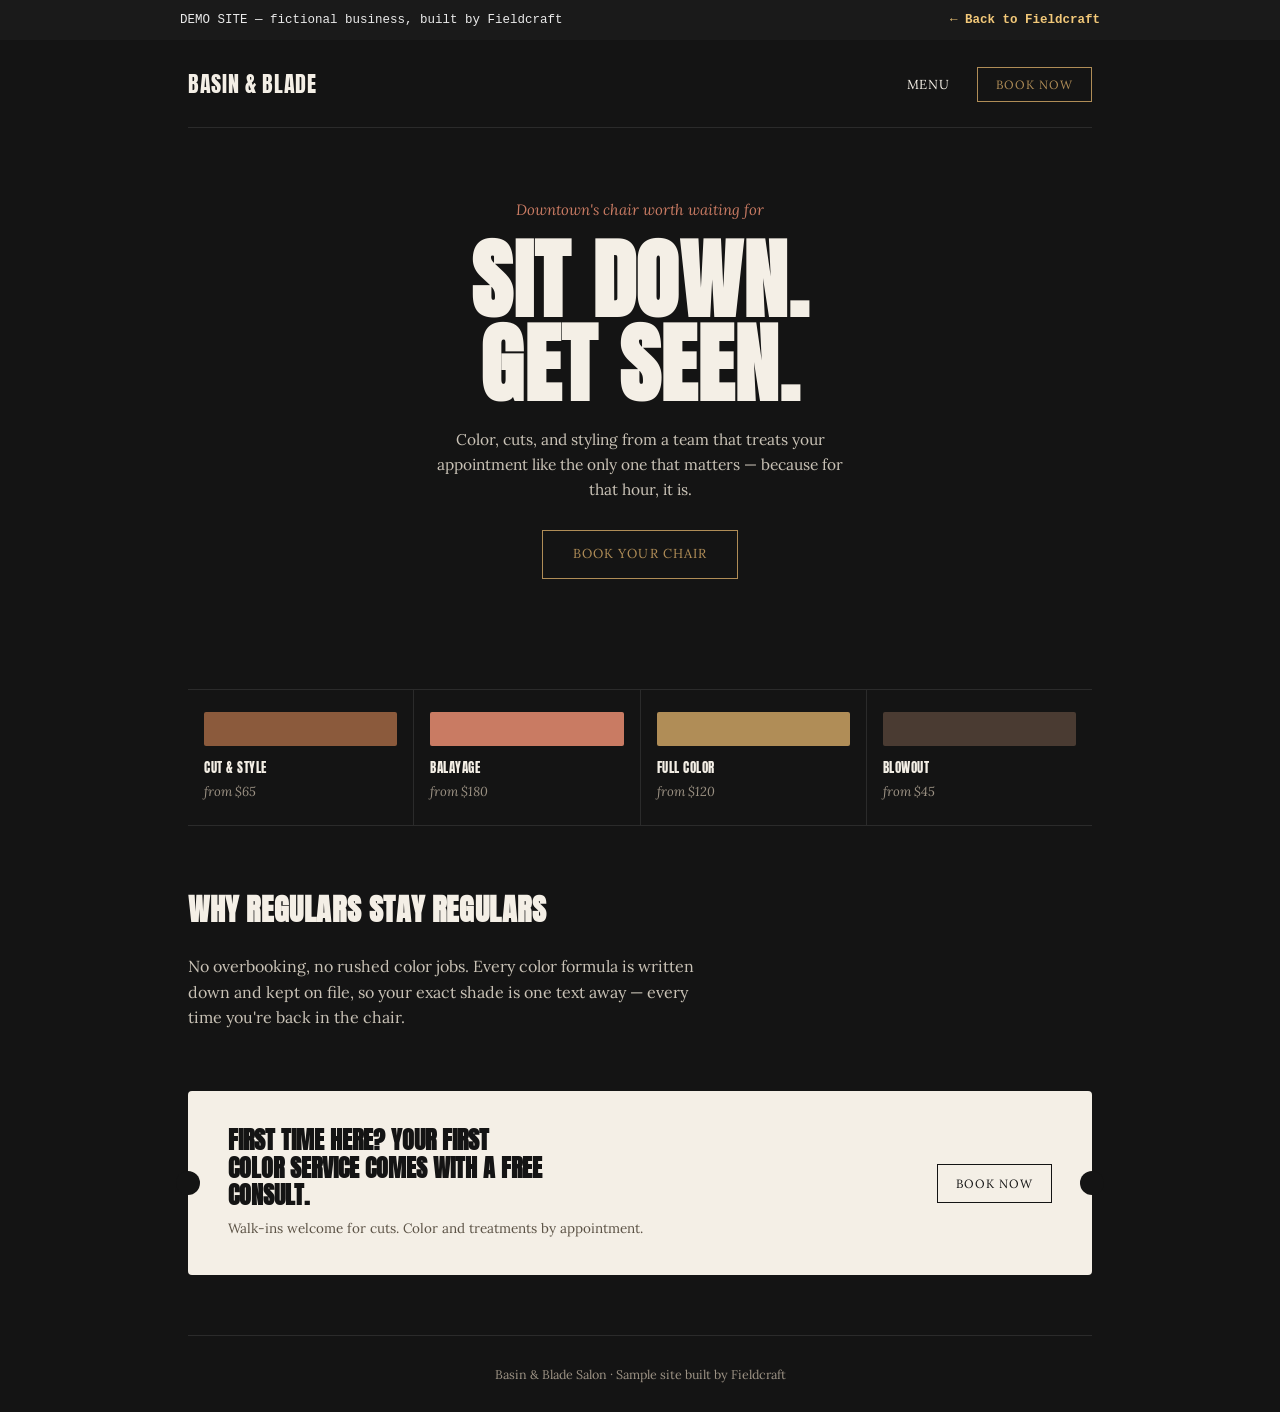
<file: samples/basin-and-blade-salon.html>
<!DOCTYPE html>
<html lang="en">
<head>
<meta charset="UTF-8">
<meta name="robots" content="noindex, nofollow">
<meta name="viewport" content="width=device-width, initial-scale=1.0">
<title>Basin &amp; Blade</title>
<meta name="description" content="Basin &amp; Blade — downtown color, cuts, and styling with formulas kept on file so your exact shade is always one text away.">
<link rel="preconnect" href="https://fonts.googleapis.com">
<link href="https://fonts.googleapis.com/css2?family=Anton&family=Lora:ital,wght@0,400;0,500;1,400&display=swap" rel="stylesheet">
<style>
  :root{
    --ink:#141414;
    --cream:#F4EFE6;
    --gold:#B08D57;
    --rose:#C97B63;
  }
  *{margin:0;padding:0;box-sizing:border-box;}
  body{background:var(--ink);color:var(--cream);font-family:'Lora',serif;line-height:1.6;}
  .wrap{max-width:960px;margin:0 auto;padding:0 28px;}
  a{color:inherit;}
  :focus-visible{outline:2px solid var(--gold);outline-offset:3px;}

  header{display:flex;justify-content:space-between;align-items:center;padding:26px 0;border-bottom:1px solid #2b2b2b;}
  .logo{font-family:'Anton',sans-serif;font-size:22px;letter-spacing:.03em;text-transform:uppercase;}
  nav a{margin-left:24px;font-size:13px;letter-spacing:.05em;text-transform:uppercase;text-decoration:none;color:var(--cream);}
  .book-btn{border:1px solid var(--gold);color:var(--gold);padding:9px 18px;font-size:12px;letter-spacing:.08em;text-transform:uppercase;text-decoration:none;}

  .hero{padding:90px 0 60px;text-align:center;}
  .hero .eyebrow{font-family:'Lora',serif;font-style:italic;color:var(--rose);font-size:15px;margin-bottom:16px;}
  .hero h1{
    font-family:'Anton',sans-serif;
    font-size:88px;
    line-height:0.95;
    text-transform:uppercase;
    letter-spacing:.01em;
  }
  .hero p{margin:22px auto 0;max-width:420px;color:#c9c2b6;font-size:15.5px;}
  .book-btn.big{display:inline-block;margin-top:28px;padding:13px 30px;font-size:13px;}

  /* SWATCH STRIP -- signature element: real color-swatch style service menu */
  .swatch-strip{display:flex;overflow-x:auto;gap:0;margin:50px 0 0;border-top:1px solid #2b2b2b;border-bottom:1px solid #2b2b2b;}
  .swatch{
    flex:1;min-width:150px;padding:22px 16px;border-right:1px solid #2b2b2b;
  }
  .swatch:last-child{border-right:none;}
  .swatch-chip{width:100%;height:34px;border-radius:2px;margin-bottom:12px;}
  .swatch-name{font-family:'Anton',sans-serif;font-size:13px;letter-spacing:.04em;text-transform:uppercase;}
  .swatch-price{font-family:'Lora',serif;font-style:italic;color:#9c9284;font-size:13px;margin-top:4px;}

  section{padding:60px 0;}
  h2{font-family:'Anton',sans-serif;font-size:30px;text-transform:uppercase;margin-bottom:20px;letter-spacing:.02em;}

  /* Appointment ticket stub -- CTA styled like a real salon appointment card */
  .ticket{
    background:var(--cream);color:var(--ink);border-radius:4px;padding:36px 40px;
    display:flex;justify-content:space-between;align-items:center;gap:20px;
    position:relative;
  }
  .ticket::before,.ticket::after{
    content:"";position:absolute;top:50%;width:24px;height:24px;background:var(--ink);border-radius:50%;transform:translateY(-50%);
  }
  .ticket::before{left:-12px;}
  .ticket::after{right:-12px;}
  .ticket h3{font-family:'Anton',sans-serif;font-size:24px;text-transform:uppercase;max-width:320px;line-height:1.15;}
  .ticket p{font-size:13.5px;color:#5c5346;margin-top:8px;}
  .ticket .book-btn{border-color:var(--ink);color:var(--ink);white-space:nowrap;}

  footer{padding:28px 0;text-align:center;font-size:12.5px;color:#9c9284;border-top:1px solid #2b2b2b;}

  @media(max-width:760px){
    .hero h1{font-size:52px;}
    .ticket{flex-direction:column;text-align:center;}
    .ticket::before,.ticket::after{display:none;}
  }
</style>
</head>
<body><div class="fc-back-bar"><div class="fc-back-wrap"><span>DEMO SITE &mdash; fictional business, built by Fieldcraft</span><a href="../index.html">&larr; Back to Fieldcraft</a></div></div><style>.fc-back-bar{position:sticky;top:0;z-index:999;background:#1A1A1A;color:#EAEAEA;font-family:"IBM Plex Mono",monospace;font-size:12.5px;}.fc-back-wrap{display:flex;justify-content:space-between;align-items:center;padding:10px 20px;max-width:960px;margin:0 auto;}.fc-back-bar a{color:#F2C879;font-weight:600;text-decoration:none;}.fc-back-bar a:hover{text-decoration:underline;}</style>
<div class="wrap">

  <header>
    <div class="logo">Basin &amp; Blade</div>
    <nav>
      <a href="#menu">Menu</a>
      <a href="tel:+17035550168" class="book-btn">Book Now</a>
    </nav>
  </header>

  <section class="hero" style="padding-top:70px;">
    <div class="eyebrow">Downtown's chair worth waiting for</div>
    <h1>Sit down.<br>Get seen.</h1>
    <p>Color, cuts, and styling from a team that treats your appointment like the only one that matters — because for that hour, it is.</p>
    <a href="tel:+17035550168" class="book-btn big">Book Your Chair</a>
  </section>

  <div class="swatch-strip" id="menu">
    <div class="swatch"><div class="swatch-chip" style="background:#8B5A3C;"></div><div class="swatch-name">Cut &amp; Style</div><div class="swatch-price">from $65</div></div>
    <div class="swatch"><div class="swatch-chip" style="background:#C97B63;"></div><div class="swatch-name">Balayage</div><div class="swatch-price">from $180</div></div>
    <div class="swatch"><div class="swatch-chip" style="background:#B08D57;"></div><div class="swatch-name">Full Color</div><div class="swatch-price">from $120</div></div>
    <div class="swatch"><div class="swatch-chip" style="background:#4A3B32;"></div><div class="swatch-name">Blowout</div><div class="swatch-price">from $45</div></div>
  </div>

  <section>
    <h2>Why regulars stay regulars</h2>
    <p style="color:#c9c2b6;max-width:520px;">No overbooking, no rushed color jobs. Every color formula is written down and kept on file, so your exact shade is one text away — every time you're back in the chair.</p>
  </section>

  <section style="padding-top:0;">
    <div class="ticket">
      <div>
        <h3>First time here? Your first color service comes with a free consult.</h3>
        <p>Walk-ins welcome for cuts. Color and treatments by appointment.</p>
      </div>
      <a href="tel:+17035550168" class="book-btn">Book Now</a>
    </div>
  </section>

  <footer>Basin &amp; Blade Salon · Sample site built by Fieldcraft</footer>
</div>
</body>
</html>
</file>
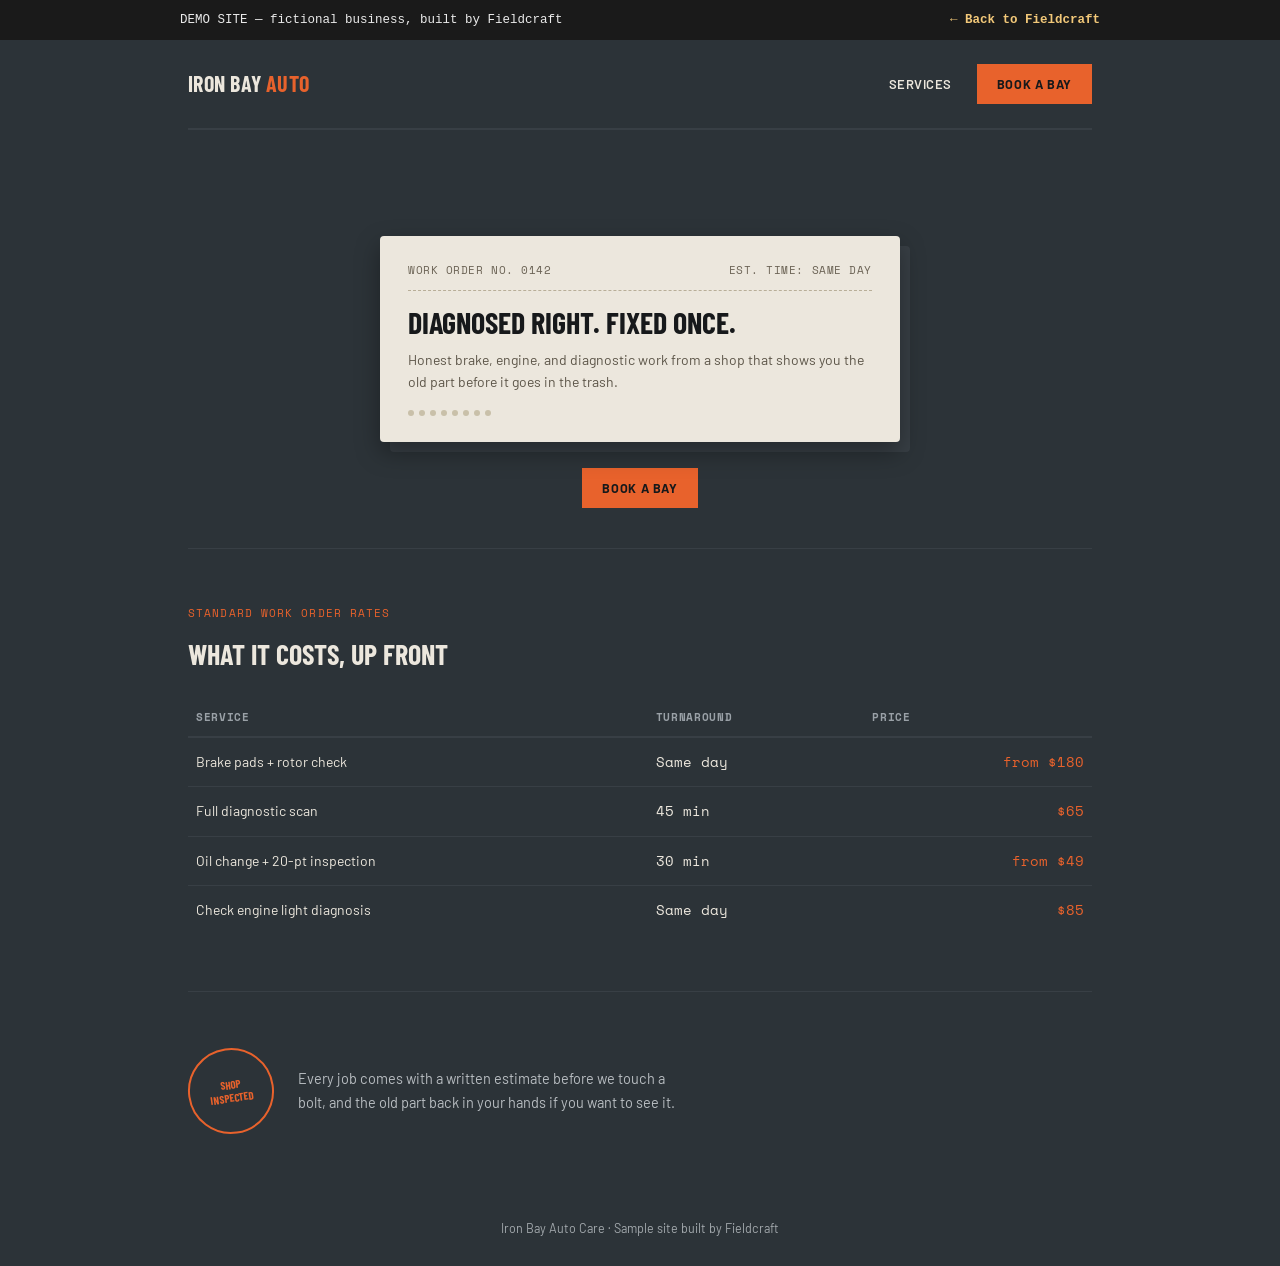
<file: samples/iron-bay-auto.html>
<!DOCTYPE html>
<html lang="en">
<head>
<meta charset="UTF-8">
<meta name="robots" content="noindex, nofollow">
<meta name="viewport" content="width=device-width, initial-scale=1.0">
<title>Iron Bay Auto Care</title>
<meta name="description" content="Iron Bay Auto Care — honest brake, engine, and diagnostic work with a written estimate before we touch a bolt, and the old part back in your hands.">
<link rel="preconnect" href="https://fonts.googleapis.com">
<link href="https://fonts.googleapis.com/css2?family=Barlow+Condensed:wght@600;700&family=Barlow:wght@400;500;600&family=Space+Mono:wght@400;700&display=swap" rel="stylesheet">
<style>
  :root{
    --steel:#2C3338;
    --panel:#383F45;
    --orange:#E8622C;
    --paper:#ECE7DD;
    --grease:#17191B;
  }
  *{margin:0;padding:0;box-sizing:border-box;}
  body{background:var(--steel);color:var(--paper);font-family:'Barlow',sans-serif;line-height:1.6;}
  .wrap{max-width:960px;margin:0 auto;padding:0 28px;}
  a{color:inherit;}
  :focus-visible{outline:2px solid var(--orange);outline-offset:3px;}
  .mono{font-family:'Space Mono',monospace;}

  header{display:flex;justify-content:space-between;align-items:center;padding:24px 0;border-bottom:2px solid var(--panel);}
  .logo{font-family:'Barlow Condensed',sans-serif;font-weight:700;font-size:22px;text-transform:uppercase;letter-spacing:.02em;}
  .logo span{color:var(--orange);}
  nav a{margin-left:22px;font-size:13px;font-weight:600;text-decoration:none;text-transform:uppercase;letter-spacing:.04em;}
  .btn{background:var(--orange);color:var(--grease);padding:10px 20px;font-weight:700;text-transform:uppercase;font-size:12.5px;letter-spacing:.05em;text-decoration:none;display:inline-block;}

  /* HERO: giant torn work-order ticket with carbon copy peeking behind */
  .hero{padding:70px 0 40px;position:relative;}
  .ticket-stack{position:relative;max-width:520px;margin:36px auto 0;}
  .carbon{
    position:absolute;top:10px;left:10px;width:100%;height:100%;
    background:var(--panel);border-radius:4px;z-index:0;
  }
  .worksheet{
    position:relative;z-index:1;background:var(--paper);color:var(--grease);
    border-radius:4px;padding:26px 28px;
    box-shadow:0 10px 24px rgba(0,0,0,.35);
  }
  .worksheet-head{display:flex;justify-content:space-between;font-family:'Space Mono',monospace;font-size:11px;letter-spacing:.05em;text-transform:uppercase;color:#6b6355;border-bottom:1px dashed #b8ae98;padding-bottom:10px;margin-bottom:14px;}
  .worksheet h1{font-family:'Barlow Condensed',sans-serif;font-weight:700;font-size:30px;text-transform:uppercase;line-height:1.15;}
  .worksheet p{color:#5c5548;font-size:14px;margin-top:10px;}
  .perf{display:flex;gap:5px;margin-top:16px;}
  .perf span{width:6px;height:6px;border-radius:50%;background:#c9c0a9;}

  section{padding:56px 0;border-top:1px solid var(--panel);}
  .eyebrow{font-family:'Space Mono',monospace;font-size:11px;letter-spacing:.1em;text-transform:uppercase;color:var(--orange);margin-bottom:10px;}
  h2{font-family:'Barlow Condensed',sans-serif;font-weight:700;font-size:28px;text-transform:uppercase;margin-bottom:22px;}

  .workorder-table{width:100%;border-collapse:collapse;font-size:14px;}
  .workorder-table th{
    text-align:left;font-family:'Space Mono',monospace;font-size:10.5px;letter-spacing:.06em;text-transform:uppercase;color:#9aa1a7;
    padding:10px 8px;border-bottom:2px solid var(--panel);
  }
  .workorder-table td{padding:13px 8px;border-bottom:1px solid var(--panel);}
  .workorder-table td.price{font-family:'Space Mono',monospace;color:var(--orange);text-align:right;}
  .workorder-table tr:last-child td{border-bottom:none;}

  .inspected{
    display:inline-flex;align-items:center;gap:8px;
    border:2px solid var(--orange);color:var(--orange);border-radius:50%;
    width:86px;height:86px;justify-content:center;text-align:center;
    font-family:'Barlow Condensed',sans-serif;font-weight:700;font-size:11px;text-transform:uppercase;line-height:1.2;
    transform:rotate(-8deg);
  }
  .trust-row{display:flex;align-items:center;gap:24px;flex-wrap:wrap;}
  .trust-row p{color:#b7bcc0;font-size:14.5px;max-width:380px;margin:0;}

  footer{padding:28px 0;text-align:center;font-size:12.5px;color:#a3a9ad;}
  .table-wrap{overflow-x:auto;}

  @media(max-width:760px){
    .worksheet h1{font-size:24px;}
    .trust-row{flex-direction:column;text-align:center;}
    .workorder-table{font-size:13px;}
    .workorder-table th,.workorder-table td{padding:9px 6px;}
  }
</style>
</head>
<body><div class="fc-back-bar"><div class="fc-back-wrap"><span>DEMO SITE &mdash; fictional business, built by Fieldcraft</span><a href="../index.html">&larr; Back to Fieldcraft</a></div></div><style>.fc-back-bar{position:sticky;top:0;z-index:999;background:#1A1A1A;color:#EAEAEA;font-family:"IBM Plex Mono",monospace;font-size:12.5px;}.fc-back-wrap{display:flex;justify-content:space-between;align-items:center;padding:10px 20px;max-width:960px;margin:0 auto;}.fc-back-bar a{color:#F2C879;font-weight:600;text-decoration:none;}.fc-back-bar a:hover{text-decoration:underline;}</style>
<div class="wrap">

  <header>
    <div class="logo">Iron Bay <span>Auto</span></div>
    <nav>
      <a href="#services">Services</a>
      <a href="tel:+17035550179" class="btn">Book a Bay</a>
    </nav>
  </header>

  <section class="hero" style="border-top:none;">
    <div class="ticket-stack">
      <div class="carbon"></div>
      <div class="worksheet">
        <div class="worksheet-head"><span>Work Order No. 0142</span><span>Est. Time: Same Day</span></div>
        <h1>Diagnosed right. Fixed once.</h1>
        <p>Honest brake, engine, and diagnostic work from a shop that shows you the old part before it goes in the trash.</p>
        <div class="perf">
          <span></span><span></span><span></span><span></span><span></span><span></span><span></span><span></span>
        </div>
      </div>
    </div>
    <div style="text-align:center;margin-top:26px;">
      <a href="tel:+17035550179" class="btn">Book a Bay</a>
    </div>
  </section>

  <section id="services">
    <div class="eyebrow">Standard Work Order Rates</div>
    <h2>What it costs, up front</h2>
    <div class="table-wrap">
    <table class="workorder-table">
      <tr><th>Service</th><th>Turnaround</th><th class="mono">Price</th></tr>
      <tr><td>Brake pads + rotor check</td><td class="mono">Same day</td><td class="price">from $180</td></tr>
      <tr><td>Full diagnostic scan</td><td class="mono">45 min</td><td class="price">$65</td></tr>
      <tr><td>Oil change + 20-pt inspection</td><td class="mono">30 min</td><td class="price">from $49</td></tr>
      <tr><td>Check engine light diagnosis</td><td class="mono">Same day</td><td class="price">$85</td></tr>
    </table>
    </div>
  </section>

  <section>
    <div class="trust-row">
      <div class="inspected">SHOP<br>INSPECTED</div>
      <p>Every job comes with a written estimate before we touch a bolt, and the old part back in your hands if you want to see it.</p>
    </div>
  </section>

  <footer>Iron Bay Auto Care · Sample site built by Fieldcraft</footer>
</div>
</body>
</html>
</file>
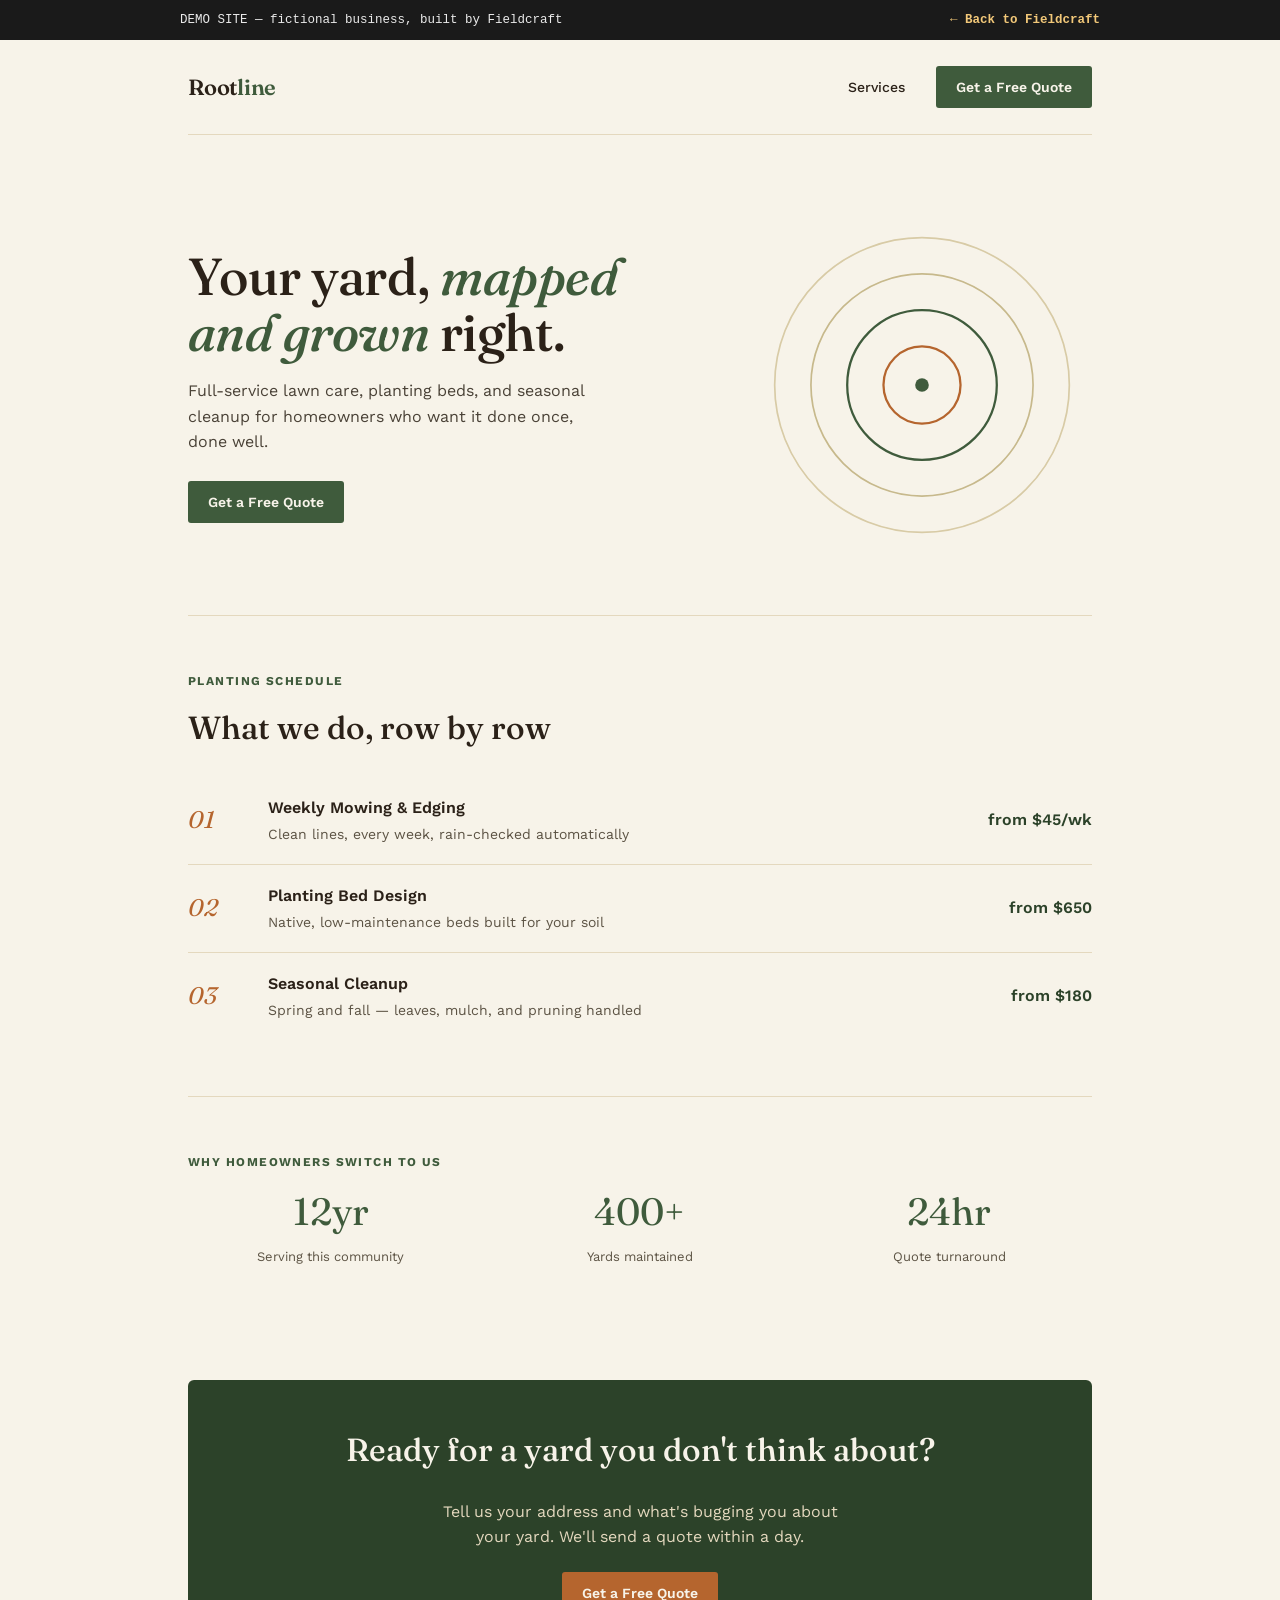
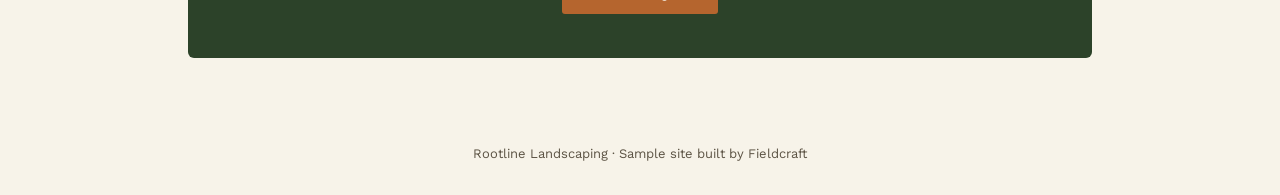
<file: samples/rootline-landscaping.html>
<!DOCTYPE html>
<html lang="en">
<head>
<meta charset="UTF-8">
<meta name="robots" content="noindex, nofollow">
<meta name="viewport" content="width=device-width, initial-scale=1.0">
<title>Rootline Landscaping</title>
<meta name="description" content="Rootline Landscaping — weekly mowing, planting bed design, and seasonal cleanup for homeowners who want their yard done once, done well.">
<link rel="preconnect" href="https://fonts.googleapis.com">
<link href="https://fonts.googleapis.com/css2?family=Fraunces:opsz,wght@9..144,400;9..144,500;9..144,600&family=Work+Sans:wght@400;500;600;700&display=swap" rel="stylesheet">
<style>
  :root{
    --moss:#3F5B3C;
    --moss-dark:#2C4229;
    --clay:#B5652E;
    --cream:#F7F3E9;
    --bark:#2B2118;
    --sand:#E4D8BE;
  }
  *{margin:0;padding:0;box-sizing:border-box;}
  body{background:var(--cream);color:var(--bark);font-family:'Work Sans',sans-serif;line-height:1.6;}
  .wrap{max-width:960px;margin:0 auto;padding:0 28px;}
  a{color:inherit;}
  :focus-visible{outline:2px solid var(--moss);outline-offset:3px;}

  header{padding:26px 0;display:flex;justify-content:space-between;align-items:center;border-bottom:1px solid var(--sand);}
  .logo{font-family:'Fraunces',serif;font-weight:600;font-size:22px;letter-spacing:-0.01em;}
  .logo span{color:var(--moss);}
  nav a{margin-left:26px;font-size:14px;font-weight:500;text-decoration:none;}
  .cta-btn{background:var(--moss);color:var(--cream);padding:10px 20px;border-radius:3px;font-weight:600;font-size:14px;text-decoration:none;display:inline-block;}

  .hero{padding:80px 0 60px;display:grid;grid-template-columns:1.1fr 0.9fr;gap:40px;align-items:center;}
  .hero h1{font-family:'Fraunces',serif;font-weight:500;font-size:52px;line-height:1.08;letter-spacing:-0.01em;max-width:480px;}
  .hero h1 em{font-style:italic;color:var(--moss);}
  .hero p{margin-top:18px;font-size:16px;color:#4a4237;max-width:420px;}
  .hero .cta-btn{margin-top:26px;}

  .rings{width:100%;max-width:340px;justify-self:end;}

  section{padding:56px 0;border-top:1px solid var(--sand);}
  .eyebrow{font-family:'Work Sans',sans-serif;font-size:12px;letter-spacing:.12em;text-transform:uppercase;color:var(--moss);font-weight:700;margin-bottom:10px;}
  h2{font-family:'Fraunces',serif;font-weight:500;font-size:32px;margin-bottom:24px;}

  .beds{display:flex;flex-direction:column;}
  .bed-row{
    display:grid;grid-template-columns:60px 1fr 140px;gap:20px;align-items:center;
    padding:18px 0;border-bottom:1px solid var(--sand);
  }
  .bed-row:last-child{border-bottom:none;}
  .bed-num{font-family:'Fraunces',serif;font-size:24px;color:var(--clay);font-style:italic;}
  .bed-name{font-weight:600;font-size:16px;}
  .bed-desc{font-size:14px;color:#5c5344;margin-top:3px;}
  .bed-price{text-align:right;font-weight:600;color:var(--moss-dark);}

  .trust{display:grid;grid-template-columns:repeat(3,1fr);gap:24px;text-align:center;}
  .trust-num{font-family:'Fraunces',serif;font-size:38px;color:var(--moss);}
  .trust-label{font-size:13px;color:#5c5344;margin-top:4px;}

  .cta-section{background:var(--moss-dark);color:var(--cream);border-radius:6px;padding:44px 40px;text-align:center;margin:0;}
  .cta-section h2{color:var(--cream);}
  .cta-section p{color:var(--sand);max-width:420px;margin:0 auto 22px;}
  .cta-section .cta-btn{background:var(--clay);}

  footer{padding:30px 0;text-align:center;font-size:13px;color:#5c5344;}

  @media(max-width:760px){
    .hero{grid-template-columns:1fr;}
    .rings{justify-self:start;margin-top:20px;max-width:220px;}
    .hero h1{font-size:36px;}
    .bed-row{grid-template-columns:40px 1fr;grid-template-areas:"num name" ". price";}
    .bed-price{text-align:left;grid-column:2;}
  }
</style>
</head>
<body><div class="fc-back-bar"><div class="fc-back-wrap"><span>DEMO SITE &mdash; fictional business, built by Fieldcraft</span><a href="../index.html">&larr; Back to Fieldcraft</a></div></div><style>.fc-back-bar{position:sticky;top:0;z-index:999;background:#1A1A1A;color:#EAEAEA;font-family:"IBM Plex Mono",monospace;font-size:12.5px;}.fc-back-wrap{display:flex;justify-content:space-between;align-items:center;padding:10px 20px;max-width:960px;margin:0 auto;}.fc-back-bar a{color:#F2C879;font-weight:600;text-decoration:none;}.fc-back-bar a:hover{text-decoration:underline;}</style>
<div class="wrap">

  <header>
    <div class="logo">Root<span>line</span></div>
    <nav>
      <a href="#services">Services</a>
      <a href="tel:+17035550142" class="cta-btn">Get a Free Quote</a>
    </nav>
  </header>

  <section class="hero" style="border-top:none;">
    <div>
      <h1>Your yard, <em>mapped and grown</em> right.</h1>
      <p>Full-service lawn care, planting beds, and seasonal cleanup for homeowners who want it done once, done well.</p>
      <a href="tel:+17035550142" class="cta-btn">Get a Free Quote</a>
    </div>
    <svg class="rings" viewBox="0 0 300 300" xmlns="http://www.w3.org/2000/svg" aria-hidden="true">
      <circle cx="150" cy="150" r="130" fill="none" stroke="#D8CBA6" stroke-width="1.5"/>
      <circle cx="150" cy="150" r="98" fill="none" stroke="#C7B98C" stroke-width="1.5"/>
      <circle cx="150" cy="150" r="66" fill="none" stroke="#3F5B3C" stroke-width="2"/>
      <circle cx="150" cy="150" r="34" fill="none" stroke="#B5652E" stroke-width="2"/>
      <circle cx="150" cy="150" r="6" fill="#3F5B3C"/>
    </svg>
  </section>

  <section id="services">
    <div class="eyebrow">Planting Schedule</div>
    <h2>What we do, row by row</h2>
    <div class="beds">
      <div class="bed-row">
        <div class="bed-num">01</div>
        <div><div class="bed-name">Weekly Mowing &amp; Edging</div><div class="bed-desc">Clean lines, every week, rain-checked automatically</div></div>
        <div class="bed-price">from $45/wk</div>
      </div>
      <div class="bed-row">
        <div class="bed-num">02</div>
        <div><div class="bed-name">Planting Bed Design</div><div class="bed-desc">Native, low-maintenance beds built for your soil</div></div>
        <div class="bed-price">from $650</div>
      </div>
      <div class="bed-row">
        <div class="bed-num">03</div>
        <div><div class="bed-name">Seasonal Cleanup</div><div class="bed-desc">Spring and fall — leaves, mulch, and pruning handled</div></div>
        <div class="bed-price">from $180</div>
      </div>
    </div>
  </section>

  <section>
    <div class="eyebrow">Why homeowners switch to us</div>
    <div class="trust">
      <div><div class="trust-num">12yr</div><div class="trust-label">Serving this community</div></div>
      <div><div class="trust-num">400+</div><div class="trust-label">Yards maintained</div></div>
      <div><div class="trust-num">24hr</div><div class="trust-label">Quote turnaround</div></div>
    </div>
  </section>

  <section style="border-top:none;">
    <div class="cta-section">
      <h2>Ready for a yard you don't think about?</h2>
      <p>Tell us your address and what's bugging you about your yard. We'll send a quote within a day.</p>
      <a href="tel:+17035550142" class="cta-btn">Get a Free Quote</a>
    </div>
  </section>

  <footer>Rootline Landscaping · Sample site built by Fieldcraft</footer>
</div>
</body>
</html>
</file>
